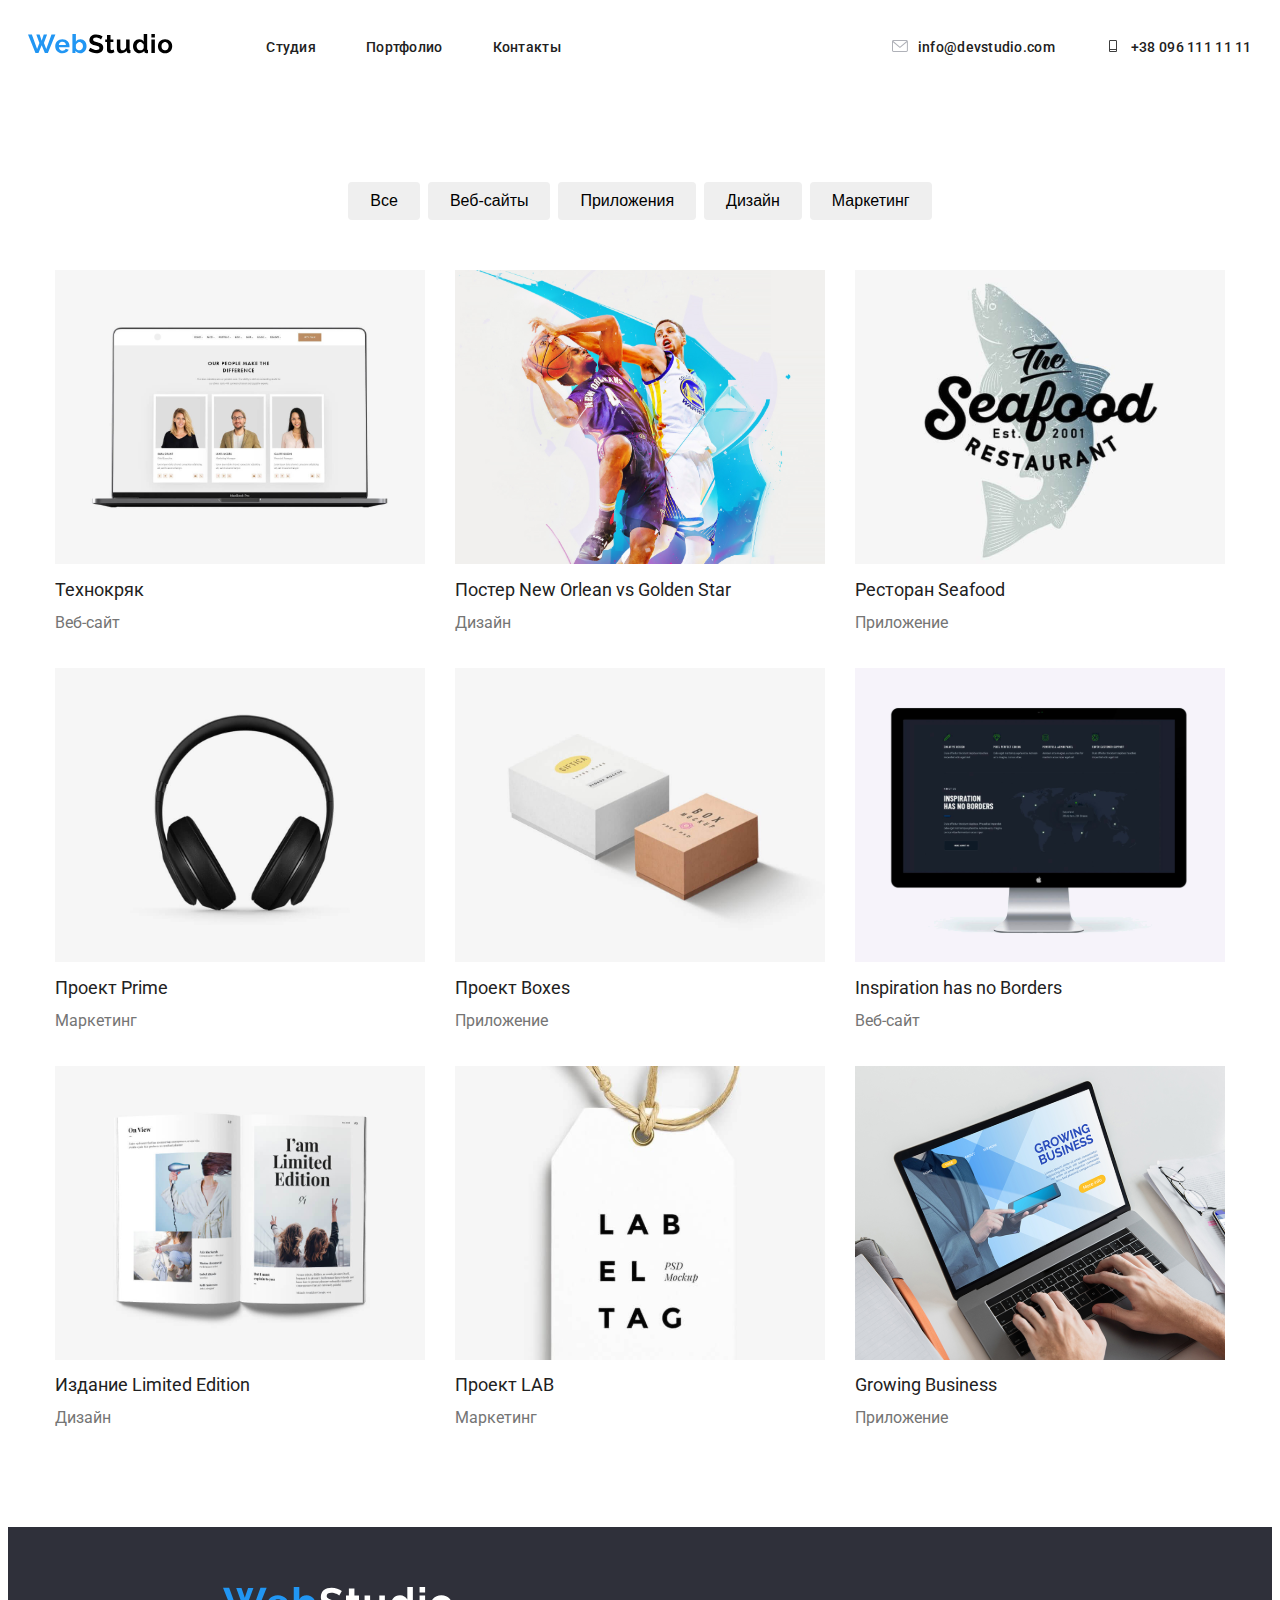
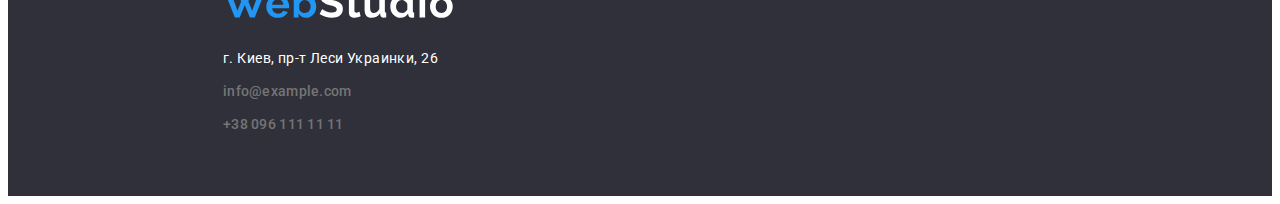
<file: portfolio.html>
<!DOCTYPE html>
<html lang="en">
  <head>
    <meta charset="UTF-8" />
    <meta http-equiv="X-UA-Compatible" content="IE=edge" />
    <meta name="viewport" content="width=device-width, initial-scale=1.0" />
    <title>Document</title>
    <link
      rel="stylesheet"
      href="https://cdnjs.cloudflare.com/ajax/libs/modern-normalize/1.1.0/modern-normalize.min.css"
      integrity="sha512-wpPYUAdjBVSE4KJnH1VR1HeZfpl1ub8YT/NKx4PuQ5NmX2tKuGu6U/JRp5y+Y8XG2tV+wKQpNHVUX03MfMFn9Q=="
      crossorigin="anonymous"
      referrerpolicy="no-referrer"
    />
    <link rel="stylesheet" href="./css/styles.css" />
  </head>
  <body>
    <header>
      <nav class="container">
        <a href="./index.html" class="logo">
          <img src="./images/logo-top.svg" alt="лого компании топ" />
        </a>
        <ul class="site-nav-list">
          <li>
            <a class="site-nav-link" href="./index.html">Студия</a>
          </li>
          <li>
            <a class="site-nav-link" href="./portfolio.html">Портфолио</a>
          </li>
          <li>
            <a class="site-nav-link" href="">Контакты</a>
          </li>
        </ul>
        <ul class="contacts">
          <li class="contacts-mail">
            <svg class="icon-mail-image">
              <use
                href="./images/icons.svg/svg-sprite/symbol-defs.svg/symbol-defs.svg#icon-mail-image"
              ></use></svg
            ><a href="">info@devstudio.com</a>
          </li>
          <li class="contacts-phone">
            <svg class="icon-mobile-image">
              <use
                href="./images/icons.svg/svg-sprite/symbol-defs.svg/symbol-defs.svg#icon-mobile-image"
              ></use></svg
            ><a href="tel:+380961111111">+38 096 111 11 11</a>
          </li>
        </ul>
      </nav>
    </header>
    <section class="main-container">
      <div class="portfolio-container">
        <ul class="portfolio-nav">
          <li class="portfolio-nav-list">
            <button class="button-nav">Все</button>
          </li>
          <li class="portfolio-nav-list">
            <button class="button-nav">Веб-сайты</button>
          </li>
          <li class="portfolio-nav-list">
            <button class="button-nav">Приложения</button>
          </li>
          <li class="portfolio-nav-list">
            <button class="button-nav">Дизайн</button>
          </li>
          <li class="portfolio-nav-list">
            <button class="button-nav">Маркетинг</button>
          </li>
        </ul>
        <div class="portfolio-elements-container">
          <div class="portfolio-element">
            <div class="portfolio-element-image">
              <img src="./images/technokryak.svg" alt="" />
              <div class="background-image">
                <p>
                  Ресурс предлагает комплексные предложения с разным уровнем
                  функционала и сервисов. Все это позволит посетителю получить
                  исчерпывающие сведения о компании или частном лице.
                </p>
              </div>
            </div>
            <p class="elements-name">Технокряк</p>
            <p class="elements-desc">Веб-сайт</p>
          </div>
          <div class="portfolio-element">
            <div class="portfolio-element-image">
              <img src="./images/backetball-poster.svg" alt="" />
              <div class="background-image">
                <p>
                  Ресурс предлагает комплексные предложения с разным уровнем
                  функционала и сервисов. Все это позволит посетителю получить
                  исчерпывающие сведения о компании или частном лице.
                </p>
              </div>
            </div>

            <p class="elements-name">Постер New Orlean vs Golden Star</p>
            <p class="elements-desc">Дизайн</p>
          </div>
          <div class="portfolio-element">
            <div class="portfolio-element-image">
              <img src="./images/restaurant-poster.svg" alt="" />
              <div class="background-image">
                <p>какой-то текст</p>
              </div>
            </div>

            <p class="elements-name">Ресторан Seafood</p>
            <p class="elements-desc">Приложение</p>
          </div>
          <div class="portfolio-element">
            <div class="portfolio-element-image">
              <img src="./images/headphones.svg" alt="" />
              <div class="background-image">
                <p>Какой-то текст</p>
              </div>
            </div>

            <p class="elements-name">Проект Prime</p>
            <p class="elements-desc">Маркетинг</p>
          </div>
          <div class="portfolio-element">
            <div class="portfolio-element-image">
              <img src="./images/boxes.svg" alt="" />
              <div class="background-image">
                <p>Some text</p>
              </div>
            </div>
            <p class="elements-name">Проект Boxes</p>
            <p class="elements-desc">Приложение</p>
          </div>
          <div class="portfolio-element">
            <div class="portfolio-element-image">
              <img src="./images/monoblock.svg" alt="" />
              <div class="background-image">
                <p>Some text</p>
              </div>
            </div>
            <p class="elements-name">Inspiration has no Borders</p>
            <p class="elements-desc">Веб-сайт</p>
          </div>
          <div class="portfolio-element">
            <div class="portfolio-element-image">
              <img src="./images/book.svg" alt="" />
              <div class="background-image">
                <p>Some text</p>
              </div>
            </div>
            <p class="elements-name">Издание Limited Edition</p>
            <p class="elements-desc">Дизайн</p>
          </div>
          <div class="portfolio-element">
            <div class="portfolio-element-image">
              <img src="./images/label.svg" alt="" />
              <div class="background-image">
                <p>Some text</p>
              </div>
            </div>
            <p class="elements-name">Проект LAB</p>
            <p class="elements-desc">Маркетинг</p>
          </div>
          <div class="portfolio-element">
            <div class="portfolio-element-image">
              <img src="./images/laptop.svg" alt="" />
              <div class="background-image">
                <p>Some text</p>
              </div>
            </div>
            <p class="elements-name">Growing Business</p>
            <p class="elements-desc">Приложение</p>
          </div>
        </div>
      </div>
    </section>
    <footer class="footer">
      <div class="footer-container">
        <a class="logo-bottom">
          <img src="./images/logo-bottom.svg" />
        </a>
        <p class="adress">г. Киев, пр-т Леси Украинки, 26</p>
        <div class="footer-contacts">
          <a class="e-mail" href="info@example.com">info@example.com</a>
          <a class="number" href="tel:+380961111111">+38 096 111 11 11</a>
        </div>
      </div>
    </footer>
  </body>
</html>
</file>
<file: css/styles.css>
@import url("https://fonts.googleapis.com/css2?family=Roboto:wght@400;500;700;900&display=swap");

:root {
  --primary-text-colo: rgba (0, 0, 0, 0.8);
}
*,
*::before,
*::after {
  box-sizing: border-box;
}
body {
  font-family: "Roboto", sans-serif;
  line-height: 1.7;
  font-size: 14px;
  color: #212121;
  font-style: normal;
}
svg {
  width: 100%;
  height: 100%;
}

a {
  text-decoration: none;
  font-style: normal;
  font-weight: 500;
  font-size: 14px;
  letter-spacing: 0.02em;
  color: rgba(33, 33, 33, 1);
}

ul {
  list-style: none;
  margin: 0;
  padding: 0;
}

h1,
h2,
h3,
p,
h5,
h6,
p {
  margin: 0;
}

img {
  width: 100%;
  height: auto;
}

.container {
  height: 80px;
  display: flex;
  align-items: center;
  justify-content: center;
}
.site-nav-list {
  display: flex;
  margin-left: 93px;
}
.site-nav-list li a:hover,
.contacts li a:hover {
  color: #2196f3;
}
.site-nav-list li a:active,
.contacts li a:active {
  color: #2196f3;
}
.site-nav-list li {
  position: relative;
}
.site-nav-link::after {
  content: "";
  position: absolute;
  left: 0;
  bottom: 0;

  display: block;
  width: 100%;
  height: 5px;
  background-color: #2196f3;

  transform: scaleX(0);
  transition: 250ms;
}

.site-nav-link:hover:after {
  transform: scaleX(1);
}
.site-nav-list li:not(:last-child) {
  margin-right: 50px;
}
.icon-mail-image {
  fill: #757575;
  width: 16px;
  height: 12px;
  margin-right: 10px;
}
.icon-mail-image:hover,
.icon-mobile-image :hover {
  fill: #2196f3;
}

.icon-mobile-image {
  width: 16px;
  height: 12px;
  margin-right: 10px;
}

.hero {
  display: flex;
  justify-content: center;
  align-items: center;
  flex-direction: column;
  width: 100%;
  height: 600;
  padding-top: 200px;
  padding-bottom: 200px;
  background-image: url(../images/icons.svg/hero-background.svg);
  background-color: #2f303a;

  position: relative;
}
.hero-background {
  /* position: absolute; */
  width: 100%;
  height: auto;
  background-image: rgba(47, 48, 58, 0.4);
  background-repeat: no-repeat;
}

.hero .hero-title {
  max-width: 696px;
  font-style: normal;
  font-weight: 900;
  font-size: 44px;
  line-height: 1.36;
  text-align: center;
  letter-spacing: 0.06em;
  text-transform: uppercase;

  color: #ffffff;
}

button {
  border: 0;
}

.hero .button {
  font-weight: 700;
  font-size: 16px;
  line-height: 1.87;
  letter-spacing: 0.06em;

  color: #ffffff;
  padding: 10px 32px;
  background-color: #2196f3;
  cursor: pointer;
  border-radius: 4px;
}

.form.is-hidden {
  opacity: 0;
  pointer-events: none;
}

.form {
  position: absolute;
  flex-direction: column;
  /* display: flex; */
  top: 50%;
  left: 50%;
  transform: translate(-50%, -50%);
  /* min-height: 581px; */
  min-width: 528px;
  padding: 40px;
  text-align: center;
  background-color: #ffffff;
  border-radius: 4px;
  box-shadow: 0px 2px 1px 0px rgba(0, 0, 0, 0.2);
  box-shadow: 0px 1px 1px 0px rgba(0, 0, 0, 0.14);
  box-shadow: 0px 1px 3px 0px rgba(0, 0, 0, 0.12);
  /* box-shadow: rgba(0, 0, 0, 0.2);
  box-shadow: rgba(0, 0, 0, 0.14);
  box-shadow: rgba(0, 0, 0, 0.12); */
  /* ???? как мне надо біло правильно скопировать тени с макета,я в итоге скпировал тени с карточек  */
}

.form-header {
  margin-bottom: 30px;
  font-size: 20px;
}
.form-field {
  display: flex;
  position: relative;
  margin-bottom: 28px;
  align-items: center;
}
input {
  text-decoration: none;
  outline: none;
  border: none;
}
.form-input {
  display: block;
  width: 100%;
  height: 40px;
  padding: 15px;
  padding-left: 35px;
  padding-right: 14px;
}

.form-input:focus + .form-icons,
.form-input:focus {
  fill: #2196f3;
  border-color: #2196f3;
}

/* .comment:focus */

.comment {
  height: 120px;
  resize: none;
  outline: none;
}
.form-label {
  position: absolute;
  top: 0;
  left: 0;
  transform: translateY(-25px);
  /* ?????? */
  /* ТУТ Я ВРУЧНУЮ ТРАНСЛЕЙТЫ ВЫСТАВЛЯЛ ЧТОБЫ ОНИ ВСТАЛИ НАД НИМИ И МАРЖИН БОТОМ ДАЛ ТЕКСТУ ЧТОБЫ ОНИ НЕ ЗАХОДИЛИ НА НЕГО */
}
.form-icons {
  position: absolute;
  top: 0;
  left: 0;
  width: 18px;
  height: 18px;
  transform: translate(12px, 10px);
}
.cross-div {
  position: absolute;
  top: 0;
  right: 0;
  transform: translate(-17px, 18px);

  width: 30px;
  height: 30px;
  border: 1px solid rgba(0, 0, 0, 0.1);
  border-radius: 50%;
  background-color: #ffffff;
  padding: 10px;
  cursor: pointer;
}
/* Есть интересный ньюанс!! Если пишу .form-icons .cross то оно не перебивает
и становиться в левый угол */
.form-icons-cross {
  position: absolute;
  top: 5px;
  right: 5px;

  width: 18px;
  height: 18px;
}
.cross-div:hover .form-icons-cross {
  fill: #2196f3;
}

.agree-link {
  color: #2196f3;
  text-decoration: underline;
}

.button-send {
  width: 200px;
  height: 50px;
  background-color: #2196f3;
  color: #ffffff;
  font-size: 16px;
  border-radius: 4px;
}

.form-input {
  margin: 0;
  padding: 10px, 20px;
  border-radius: 3px;
  border: 1px solid #212121;
}
/* Form заканчиваеться */

/* #button {
  -webkit-animation: button 1s linear infinite;
  animation: button 1s linear infinite;
}
@-webkit-keyframes button {
  100% {
    color: rgba(34, 34, 34, 0);
  }
}
@keyframes button {
  100% {
    color: rgba(34, 34, 34, 0);
  }
}
#button {
  background-color: #e3535d;
  font-size: 15px;
  border: 3px solid #c6d619;
} */

.contacts {
  display: flex;
  margin-left: 331px;
  color: rgba(117, 117, 117, 1);
}

.contacts li:not(:last-child) {
  margin-right: 50px;
}

.benefits {
  width: 100%;

  margin: 0 auto;
}
.benefits-list {
  display: flex;
  justify-content: center;
  margin-left: auto;
  /* почему тут не работает маржин лефт райт авто?потому что у .benefits маржин 0 auto? */
  margin-right: auto;
  padding-top: 94px;
}
.benefits-list .list-item {
  max-width: 270px;
}
.benefits .list-item:not(:first-child) {
  margin-left: 30px;
}

.list-item::before {
  display: block;
  content: "";
  height: 120px;
  margin-bottom: 30px;
  background-size: contain;
}
.icon-antenna::before {
  background-image: url(../images/icons.svg/Antenna.svg);
}
.icon-cloks::before {
  background-image: url(../images/icons.svg/Cloks.svg);
}
.icon-diagram::before {
  background-image: url(../images/icons.svg/Diagram.svg);
}
.icon-astronaut::before {
  background-image: url(../images/icons.svg/Astronaut.svg);
}
.benefits-list .title {
  font-weight: 700;

  /* letter-spacing: 0.03em; */
  text-transform: uppercase;
}

.benefits-list .text {
  font-weight: 400;
  /* font-size: 14px;
  line-height: 1.7142; */
  letter-spacing: 0.03em;
  padding-top: 10px;
  color: #757575;
}

.benefits .title-specializations {
  width: 100%;
  height: auto;
  text-align: center;
  font-weight: 700;
  font-size: 36px;
  line-height: 1.1719;
  padding-top: 94px;
  /* ???? правильно ли сделал что дал паддинг топ? */
}

.specializations-images {
  display: flex;
  width: 100%;
  height: auto;
  justify-content: center;
  padding-top: 50px;
  /* margin: 0 auto; это не работает (не ставит картинки по центру,видимо потому что width 100% и ему не откуда отталкиваться */
}

.specializations-images .img {
  width: 370px;
  height: 294px;
}

.specializations-images .img:not(:first-child) {
  margin-left: 30px;
}

.team-container {
  margin-top: 94px;
  background-color: #f5f4fa;
  padding-bottom: 94px;
}

.team-container h2 {
  /* font-style: normal; */
  font-weight: 700;
  font-size: 36px;
  text-align: center;
  padding-top: 94px;
}

.command-section {
  width: 73.125%;
  height: auto;
  padding-top: 50px;
  /* padding-bottom: 94px; */
  display: flex;
  margin-left: auto;
  margin-right: auto;
  /* background-color: #ffffff; */
}
.command-card {
  background-color: #ffffff;
  box-shadow: 0px 2px 1px 0px rgba(0, 0, 0, 0.2);
  box-shadow: 0px 1px 1px 0px rgba(0, 0, 0, 0.14);
  box-shadow: 0px 1px 3px 0px rgba(0, 0, 0, 0.12);
}

.command-card:not(:first-child) {
  width: calc(100%-90) / 3;
  margin-left: 30px;
}

.command-card h5 {
  padding-top: 30px;
  text-align: center;
  /* font-style: normal; */
  font-weight: 500;
  font-size: 16px;
  line-height: 1, 1875;
}

.command-card h6 {
  padding-top: 10px;
  margin-bottom: 15px;
  text-align: center;
  /* font-style: normal; */
  /* font-weight: 400; */
  font-size: 16px;
  line-height: 1, 1875;
}
.social-links {
  display: flex;
  width: 206px;
  height: 44px;
  margin-left: auto;
  margin-right: auto;
  margin-bottom: 19px;
  justify-content: space-between;
  text-align: center;
  /* object-position: 50% 50%; */
}
.social-item {
  width: 44px;
  height: 44px;
  border-radius: 50%;

  fill: #afb1b8;
  /* background-color: afb1b8; */
  /* object-position: 50% 50%; */
}
.social-item:hover {
  background-color: #2196f3;
  fill: #ffffff;
}
.social-item:hover .social-icon {
  fill: #ffffff;
}
.social-icon {
  width: 20px;
  height: 20px;
  fill: #afb1b8;

  object-position: 50% 50%;
}

.item-footer {
  background-color: rgba(255, 255, 255, 0.1);
}
.icon-footer {
  fill: #ffffff;
}

.clients {
  padding: 94px;
  padding-left: auto;
  padding-right: auto;
}
.clients-text {
  text-align: center;
  margin-bottom: 50px;
}

.clients-list {
  display: flex;
  text-align: center;

  justify-content: space-between;
  width: 1170px;
  height: 92px;
  margin-left: auto;
  margin-right: auto;
}

.clients-item {
  width: 170px;
  height: 92px;
  fill: #afb1b8;
  border-color: #afb1b8;
}
.clients-item:hover {
  fill: #2196f3;
}
/* Футер */

.footer {
  display: flex;
  width: 100%;
  height: auto;
  background-color: #2f303a;
}

.footer-container .logo-bottom {
  display: block;
  width: 231px;
  /* height: auto; */
}
.footer-container {
  /* display: block; */
  padding-top: 60px;
  padding-bottom: 60px;
  padding-left: 215px;
  line-height: 24px;
  letter-spacing: 0.03em;
  color: #ffffff;
}

.adress {
  padding-top: 20px;
}

.footer-contacts a {
  display: block;
}
.e-mail {
  padding-top: 9px;
  color: rgba(117, 117, 117, 1);
}

.number {
  padding-top: 9px;
  color: rgba(117, 117, 117, 1);
}

/* ДИВ JOIN US! */
.join-us {
  height: auto;
  padding-left: 70px;
  padding-top: 72px;
}
.join-us .title {
  margin-bottom: 20px;
  color: #ffffff;
}
.distribution-container {
  padding-left: 70px;
  padding-top: 72px;
  height: 50px;
}
.distribution {
  display: flex;
}
.distribution-container .title {
  margin-bottom: 20px;
  color: #ffffff;
}
.distribution-input {
  width: 358px;
  height: 50px;
  background-color: #2f303a;
  outline: none;
  padding-left: 16px;
  border: 1px solid rgba(255, 255, 255, 0.3);
  border-radius: 4px;
  color: #ffffff;
}
.distribution-label {
  width: 200px;
  height: 100%;
  margin-left: 12px;

  font-size: 16px;
  padding: 10px 29px;
  background-color: #2196f3;
  border-radius: 4px;
}
.distribution-icon {
  vertical-align: middle;
  width: 24px;
  height: 24px;
}
.proba {
  display: flex;

  flex-direction: row;
  width: 100%;
  height: 50px;
}
.distribution-button {
  width: 200px;
  /* height: 50px; */
  margin-left: 12px;

  font-size: 16px;
  padding: 10px 29px;
  background-color: #2196f3;
  border-radius: 4px;
}
/* ДИВ JOIN US заканчиваеться */
/* страница "Портфолио" */
.icon-mail-image {
  fill: #afb1b8;
}

.main-container {
  height: auto;
  padding-left: 15px;
  padding-right: 15px;
  margin-left: auto;
  margin-right: auto;
}

.portfolio-container {
  padding-top: 94px;
  padding-bottom: 94px;
}

.portfolio-nav {
  display: flex;
  justify-content: center;
}

.portfolio-nav-list .button-nav {
  padding: 6px 22px;
  font-style: Medium;
  font-size: 16px;
  line-height: 26px;
  border: none;
  border-radius: 4px;
}

.portfolio-nav-list .button-nav:hover {
  color: #ffffff;
  background-color: #2196f3;
}

.portfolio-nav-list:not(:first-child) {
  margin-left: 8px;
}

.portfolio-elements-container {
  display: flex;
  width: 1170px;
  display: flex;
  flex-wrap: wrap;
  padding-top: 50px;
  margin-left: auto;
  margin-right: auto;
}

.portfolio-element {
  width: calc(100%-60px) / 3;
  margin-right: 30px;
  margin-bottom: 30px;
}

.portfolio-element:nth-child(3n) {
  margin-right: 0px;
}

.portfolio-element:nth-last-child(-n + 3) {
  margin-bottom: 0px;
}

.elements-name {
  font-style: Bold;
  font-size: 18px;
  line-height: 2;
}

.elements-desc {
  font-style: Regular;
  font-size: 16px;
  line-height: 1.875;
  color: #757575;
}
/* ПОЧЕМУ ССЫЛКУ В КАРТОЧКЕ ВЗЛИ ЧЕРНЫЙ ЦВЕТ!?
я же им дал тескт декорейшн 0 */

.portfolio-element-image {
  position: relative;
  overflow: hidden;
}
.background-image {
  position: absolute;
  display: flex;
  top: 0;
  left: 0;
  width: 100%;
  height: 100%;
  color: #ffffff;
  text-align: center;
  align-items: center;
  /* padding: 63px 24px; */

  background-color: rgba(33, 150, 243, 0.9);
  transform: translateY(100%);
  transition: transform 250ms cubic-bezier(0.4, 0, 0.2, 1);
}

.portfolio-element-image:hover .background-image {
  transform: translateY(0);
}
</file>
